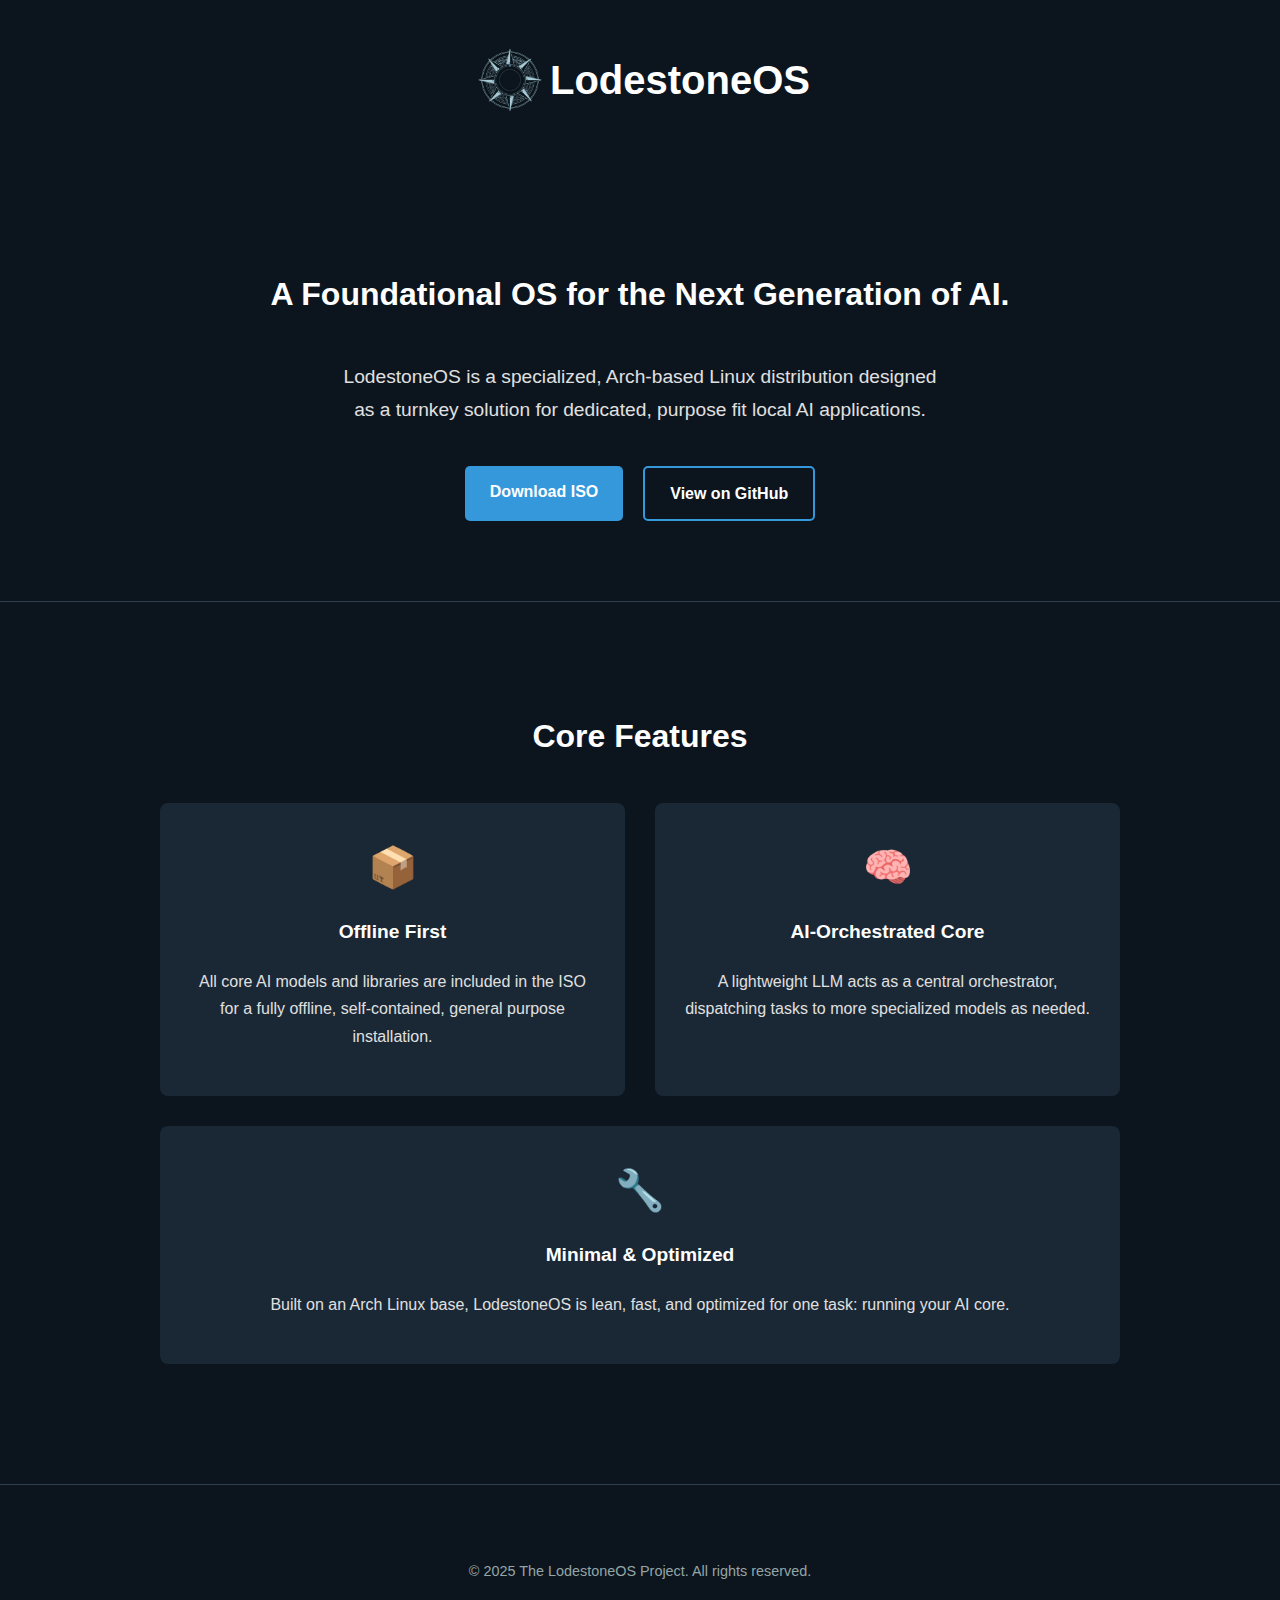
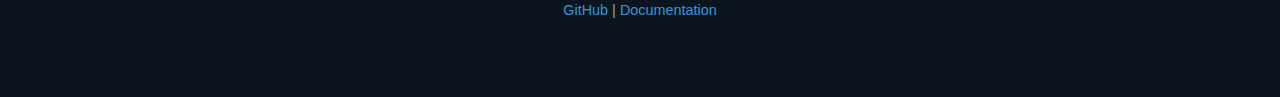
<file: index.html>
<!DOCTYPE html>
<html lang="en">
<head>
    <link rel="stylesheet" href="/static/style.css">
    <meta charset="UTF-8">
    <meta name="viewport" content="width=device-width, initial-scale=1.0">
    <title>LodestoneOS - The AI Core Operating System</title>
    <meta name="description" content="LodestoneOS is a specialized, Arch-based Linux distribution designed as a foundational OS for a dedicated, local AI core.">
</head>
<body>

    <!-- ======== HEADER ======== -->
    <header class="site-header">
        <div class="container">
            <a href="#" style="display: flex; align-items: center; text-decoration: none;">
                <img src="https://lodestoneos.github.io/LodestoneLogo.png" alt="LodestoneOS Logo" class="logo">
                <h1 class="site-title">LodestoneOS</h1>
            </a>
        </div>
    </header>

    <!-- ======== MAIN CONTENT ======== -->
    <main>
        
        <!-- Hero Section -->
        <section class="hero">
            <h2>A Foundational OS for the Next Generation of AI.</h2>
            <p>
                LodestoneOS is a specialized, Arch-based Linux distribution designed as a turnkey solution for dedicated, purpose fit local AI applications.
            </p>
            <div class="cta-buttons">
                <a href="https://github.com/lodestoneos/lodestoneos/releases" class="cta-button">Download ISO</a>
                <a href="https://github.com/lodestoneos/lodestoneos" class="cta-button secondary">View on GitHub</a>
            </div>
        </section>

        <!-- Features Section -->
        <section class="features-section">
            <div class="container">
                <h2>Core Features</h2>
                <div class="features-grid">
                    
                    <div class="feature-item">
                        <div class="feature-icon">📦</div>
                        <h3>Offline First</h3>
                        <p>All core AI models and libraries are included in the ISO for a fully offline, self-contained, general purpose installation.</p>
                    </div>

                    <div class="feature-item">
                        <div class="feature-icon">🧠</div>
                        <h3>AI-Orchestrated Core</h3>
                        <p>A lightweight LLM acts as a central orchestrator, dispatching tasks to more specialized models as needed.</p>
                    </div>

                    <div class="feature-item">
                        <div class="feature-icon">🔧</div>
                        <h3>Minimal & Optimized</h3>
                        <p>Built on an Arch Linux base, LodestoneOS is lean, fast, and optimized for one task: running your AI core.</p>
                    </div>

                </div>
            </div>
        </section>

    </main>

    <!-- ======== FOOTER ======== -->
    <footer class="site-footer">
        <div class="container">
            <p>&copy; 2025 The LodestoneOS Project. All rights reserved.</p>
            <p><a href="https://github.com/lodestoneos/lodestoneos">GitHub</a> | <a href="#">Documentation</a></p>
        </div>
    </footer>

</body>
</html>
</file>
<file: static/style.css>
body {
            background-color: #0C151E;
            color: #E0E0E0;
            font-family: -apple-system, BlinkMacSystemFont, "Segoe UI", Roboto, Helvetica, Arial, sans-serif;
            margin: 0;
            line-height: 1.7;
            font-size: 16px;
        }

        h1, h2, h3 {
            color: #FFFFFF;
            font-weight: 600;
        }

        h1 { font-size: 2.5em; }
        h2 { font-size: 2em; text-align: center; margin-bottom: 40px; }
        h3 { font-size: 1.2em; }

        a {
            color: #3498DB;
            text-decoration: none;
        }

        a:hover {
            text-decoration: underline;
        }

        /* --- Layout --- */
        .container {
            max-width: 960px;
            margin: 0 auto;
            padding: 20px;
        }

        /* --- Header --- */
        .site-header {
            padding: 20px 0;
            display: flex;
            align-items: center;
            gap: 20px; /* Space between logo and text */
        }

        .logo {
            width: 80px;  /* Resized from 1024px for header use */
            height: auto; /* Maintain aspect ratio */
        }

        .site-title {
            margin: 0;
        }

        /* --- Hero Section --- */
        .hero {
            text-align: center;
            padding: 80px 20px;
            border-bottom: 1px solid #2c3e50;
        }

        .hero p {
            font-size: 1.2em;
            max-width: 600px;
            margin: 20px auto 40px auto;
        }

        .cta-buttons {
            display: flex;
            justify-content: center;
            gap: 20px;
        }

        .cta-button {
            display: inline-block;
            background-color: #3498DB;
            color: #FFFFFF;
            padding: 12px 25px;
            border-radius: 5px;
            font-weight: bold;
            transition: background-color 0.3s ease;
        }
        
        .cta-button:hover {
            background-color: #2980B9;
            text-decoration: none;
        }

        .cta-button.secondary {
            background-color: transparent;
            border: 2px solid #3498DB;
        }

        .cta-button.secondary:hover {
            background-color: #3498DB;
        }

        /* --- Features Section --- */
        .features-section {
            padding: 60px 0;
        }

        .features-grid {
            display: flex;
            justify-content: space-around;
            gap: 30px;
            flex-wrap: wrap; /* Allows items to wrap on smaller screens */
        }

        .feature-item {
            background-color: #1a2734;
            padding: 30px;
            border-radius: 8px;
            text-align: center;
            flex-basis: 250px; /* Each item will try to be 250px wide */
            flex-grow: 1;
        }

        .feature-item h3 {
            margin-top: 15px;
        }
        
        .feature-icon {
            font-size: 2.5em;
        }


        /* --- Footer --- */
        .site-footer {
            text-align: center;
            padding: 40px 20px;
            margin-top: 40px;
            border-top: 1px solid #2c3e50;
            font-size: 0.9em;
            color: #95a5a6;
        }

        /* --- Responsive Design --- */
        @media (max-width: 768px) {
            h1 { font-size: 2em; }
            .hero { padding: 60px 20px; }
            .cta-buttons { flex-direction: column; }
        }
</file>
